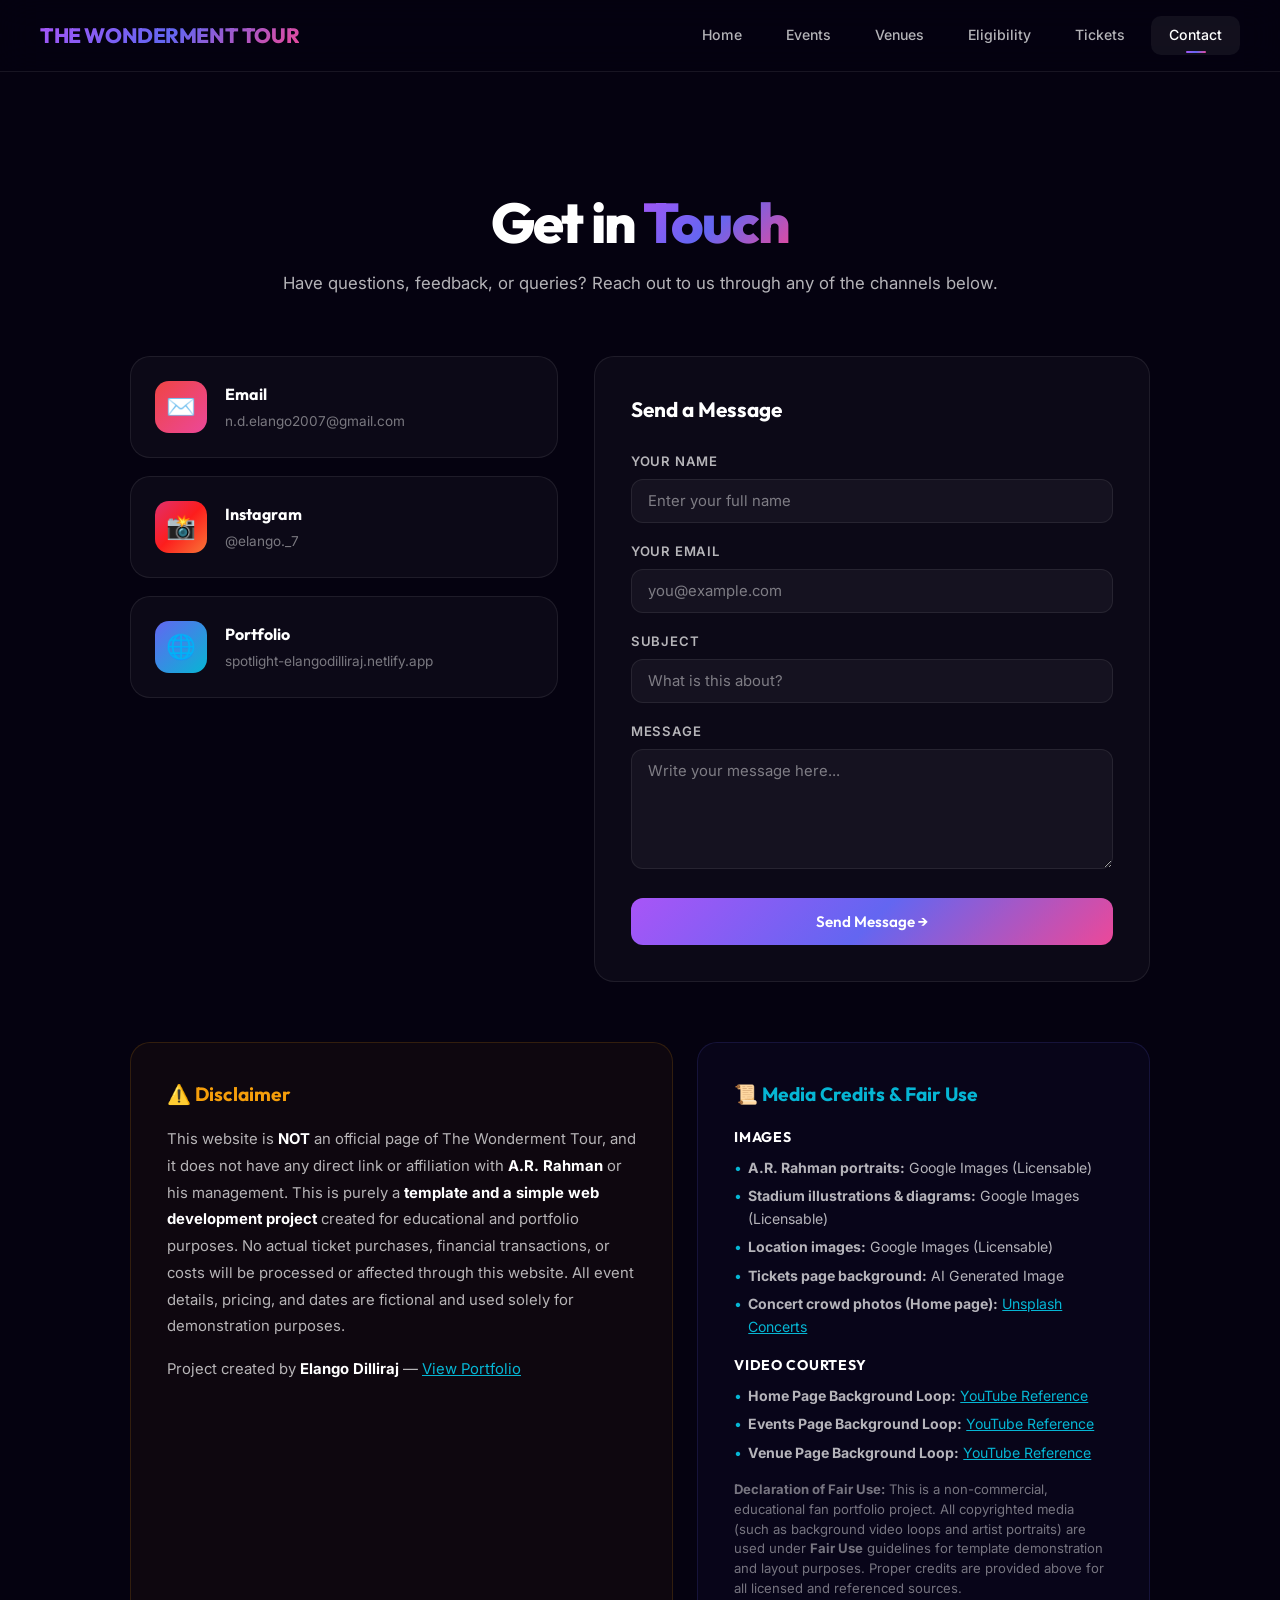
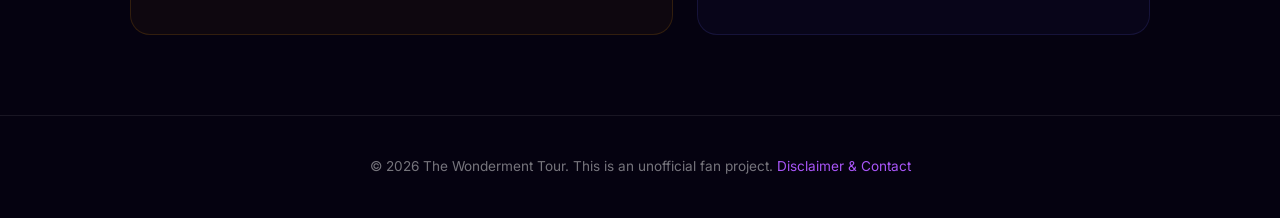
<file: contact.html>
<!DOCTYPE html>
<html lang="en">
<head>
  <meta charset="UTF-8">
  <meta name="viewport" content="width=device-width, initial-scale=1.0">
  <meta name="description" content="Contact and disclaimer page for The Wonderment Tour — an unofficial web development fan project.">
  <title>Contact | The Wonderment Tour</title>
  <link rel="icon" type="image/png" href="favicon.png">
  <link rel="apple-touch-icon" href="favicon.png">
  <link rel="stylesheet" href="styles.css">
  <style>
    .contact-hero {
      padding: 120px 40px 40px;
      text-align: center;
    }
    .contact-hero p {
      color: var(--text-secondary);
      font-size: 1.05rem;
      margin-top: 12px;
    }

    .contact-container {
      max-width: 1100px;
      margin: 0 auto;
      padding: 20px 40px 60px;
      display: grid;
      grid-template-columns: 1fr 1.3fr;
      gap: 36px;
      align-items: start;
    }

    /* ── Contact Cards (Left) ── */
    .contact-cards {
      display: flex;
      flex-direction: column;
      gap: 18px;
    }

    .contact-card {
      display: flex;
      align-items: center;
      gap: 18px;
      padding: 24px;
      border-radius: var(--card-radius);
      background: rgba(255,255,255,0.03);
      border: 1px solid var(--border-glass);
      transition: all 0.4s ease;
      text-decoration: none;
      color: var(--text-primary);
    }
    .contact-card:hover {
      border-color: var(--border-glow);
      box-shadow: var(--shadow-glow);
      transform: translateY(-3px);
    }

    .contact-card-icon {
      width: 52px;
      height: 52px;
      border-radius: 14px;
      display: flex;
      align-items: center;
      justify-content: center;
      font-size: 1.5rem;
      flex-shrink: 0;
    }
    .contact-card-icon.email { background: linear-gradient(135deg, #ef4444, #ec4899); }
    .contact-card-icon.insta { background: linear-gradient(135deg, #e1306c, #fd1d1d, #f77737); }
    .contact-card-icon.portfolio { background: linear-gradient(135deg, #6366f1, #06b6d4); }

    .contact-card-text h3 {
      font-family: var(--font-heading);
      font-size: 1rem;
      font-weight: 700;
      margin-bottom: 3px;
    }
    .contact-card-text p {
      color: var(--text-muted);
      font-size: 0.85rem;
    }

    /* ── Contact Form (Right) ── */
    .contact-form-card {
      padding: 36px;
      border-radius: var(--card-radius);
      background: rgba(255,255,255,0.03);
      border: 1px solid var(--border-glass);
    }
    .contact-form-card h2 {
      font-family: var(--font-heading);
      font-size: 1.3rem;
      font-weight: 700;
      margin-bottom: 24px;
    }

    .form-group {
      margin-bottom: 18px;
    }
    .form-group label {
      display: block;
      font-size: 0.82rem;
      font-weight: 600;
      color: var(--text-secondary);
      margin-bottom: 7px;
      text-transform: uppercase;
      letter-spacing: 0.06em;
    }
    .form-group input,
    .form-group textarea {
      width: 100%;
      padding: 12px 16px;
      background: rgba(255,255,255,0.04);
      border: 1px solid var(--border-glass);
      border-radius: 12px;
      color: var(--text-primary);
      font-family: var(--font-body);
      font-size: 0.93rem;
      transition: all 0.3s ease;
      outline: none;
    }
    .form-group input:focus,
    .form-group textarea:focus {
      border-color: var(--accent-purple);
      box-shadow: 0 0 16px rgba(168, 85, 247, 0.15);
      background: rgba(255,255,255,0.06);
    }
    .form-group textarea {
      min-height: 120px;
      resize: vertical;
    }
    .form-group input::placeholder,
    .form-group textarea::placeholder {
      color: var(--text-muted);
    }

    .form-submit {
      width: 100%;
      padding: 14px;
      margin-top: 4px;
    }

    /* ── Success Message ── */
    .form-success {
      display: none;
      padding: 20px;
      border-radius: 14px;
      background: rgba(16, 185, 129, 0.1);
      border: 1px solid rgba(16, 185, 129, 0.3);
      color: var(--accent-green);
      text-align: center;
      font-weight: 600;
      margin-top: 16px;
    }
    .form-success.visible {
      display: block;
      animation: fadeInUp 0.5s ease;
    }

    /* ── Disclaimer & Credits ── */
    .disclaimer-section {
      max-width: 1100px;
      margin: 0 auto;
      padding: 0 40px 80px;
      display: grid;
      grid-template-columns: 1.2fr 1fr;
      gap: 24px;
      align-items: stretch;
    }
    .disclaimer-box {
      padding: 36px;
      border-radius: var(--card-radius);
      background: rgba(245, 158, 11, 0.04);
      border: 1px solid rgba(245, 158, 11, 0.15);
    }
    .disclaimer-box h2 {
      font-family: var(--font-heading);
      font-size: 1.2rem;
      font-weight: 700;
      margin-bottom: 16px;
      display: flex;
      align-items: center;
      gap: 10px;
      color: var(--accent-gold);
    }
    .disclaimer-box p {
      color: var(--text-secondary);
      font-size: 0.93rem;
      line-height: 1.8;
    }
    .disclaimer-box p strong {
      color: var(--text-primary);
    }

    .credit-box {
      padding: 36px;
      border-radius: var(--card-radius);
      background: rgba(99, 102, 241, 0.04);
      border: 1px solid rgba(99, 102, 241, 0.15);
    }
    .credit-box h2 {
      font-family: var(--font-heading);
      font-size: 1.2rem;
      font-weight: 700;
      margin-bottom: 16px;
      display: flex;
      align-items: center;
      gap: 10px;
      color: var(--accent-cyan);
    }
    .credit-box h3 {
      font-family: var(--font-heading);
      font-size: 0.88rem;
      font-weight: 700;
      text-transform: uppercase;
      letter-spacing: 0.05em;
      color: var(--text-primary);
      margin-top: 16px;
      margin-bottom: 8px;
    }
    .credit-box h3:first-of-type {
      margin-top: 0;
    }
    .credit-box p, .credit-box ul {
      color: var(--text-secondary);
      font-size: 0.88rem;
      line-height: 1.6;
    }
    .credit-box ul {
      list-style: none;
      padding-left: 0;
    }
    .credit-box ul li {
      margin-bottom: 6px;
      position: relative;
      padding-left: 14px;
    }
    .credit-box ul li::before {
      content: '•';
      position: absolute;
      left: 0;
      color: var(--accent-cyan);
    }
    .credit-box a {
      color: var(--accent-cyan);
      text-decoration: underline;
    }
    .credit-box a:hover {
      color: var(--accent-purple);
    }

    @media (max-width: 800px) {
      .contact-hero { padding: 100px 20px 30px; }
      .contact-container {
        grid-template-columns: 1fr;
        padding: 10px 16px 40px;
      }
      .disclaimer-section {
        grid-template-columns: 1fr;
        padding: 0 16px 60px;
      }
    }
  </style>
</head>
<body>

  <!-- ═══ Navigation ═══ -->
  <nav class="navbar" id="main-nav">
    <a href="index.html" class="nav-logo">THE WONDERMENT TOUR</a>
    <button class="nav-toggle" id="nav-toggle" aria-label="Toggle navigation">
      <span></span><span></span><span></span>
    </button>
    <ul class="nav-links" id="nav-links">
      <li><a href="index.html">Home</a></li>
      <li><a href="events.html">Events</a></li>
      <li><a href="venue.html">Venues</a></li>
      <li><a href="eligibility.html">Eligibility</a></li>
      <li><a href="tickets.html">Tickets</a></li>
      <li><a href="contact.html" class="active">Contact</a></li>
    </ul>
  </nav>

  <div class="page-wrapper">
    <section class="contact-hero">
      <h1 class="section-title">Get in <span class="gradient-text">Touch</span></h1>
      <p>Have questions, feedback, or queries? Reach out to us through any of the channels below.</p>
    </section>

    <div class="contact-container">
      <!-- ═══ Left: Contact Cards ═══ -->
      <div class="contact-cards">
        <a href="mailto:n.d.elango2007@gmail.com" class="contact-card">
          <div class="contact-card-icon email">✉️</div>
          <div class="contact-card-text">
            <h3>Email</h3>
            <p>n.d.elango2007@gmail.com</p>
          </div>
        </a>

        <a href="https://www.instagram.com/elango._7/" target="_blank" rel="noopener noreferrer" class="contact-card">
          <div class="contact-card-icon insta">📸</div>
          <div class="contact-card-text">
            <h3>Instagram</h3>
            <p>@elango._7</p>
          </div>
        </a>

        <a href="https://spotlight-elangodilliraj.netlify.app/" target="_blank" rel="noopener noreferrer" class="contact-card">
          <div class="contact-card-icon portfolio">🌐</div>
          <div class="contact-card-text">
            <h3>Portfolio</h3>
            <p>spotlight-elangodilliraj.netlify.app</p>
          </div>
        </a>
      </div>

      <!-- ═══ Right: Contact Form ═══ -->
      <div class="contact-form-card">
        <h2>Send a Message</h2>
        <form id="contact-form">
          <div class="form-group">
            <label for="form-name">Your Name</label>
            <input type="text" id="form-name" placeholder="Enter your full name" required>
          </div>
          <div class="form-group">
            <label for="form-email">Your Email</label>
            <input type="email" id="form-email" placeholder="you@example.com" required>
          </div>
          <div class="form-group">
            <label for="form-subject">Subject</label>
            <input type="text" id="form-subject" placeholder="What is this about?" required>
          </div>
          <div class="form-group">
            <label for="form-message">Message</label>
            <textarea id="form-message" placeholder="Write your message here..." required></textarea>
          </div>
          <button type="submit" class="btn btn-primary form-submit">Send Message →</button>
        </form>
        <div class="form-success" id="form-success">
          ✅ Your email client has been opened with the message. Thank you!
        </div>
      </div>
    </div>

    <!-- ═══ Disclaimer & Credits ═══ -->
    <div class="disclaimer-section">
      <div class="disclaimer-box">
        <h2>⚠️ Disclaimer</h2>
        <p>
          This website is <strong>NOT</strong> an official page of The Wonderment Tour, and it does not have any 
          direct link or affiliation with <strong>A.R. Rahman</strong> or his management. This is purely a 
          <strong>template and a simple web development project</strong> created for educational and portfolio 
          purposes. No actual ticket purchases, financial transactions, or costs will be processed or affected 
          through this website. All event details, pricing, and dates are fictional and used solely for 
          demonstration purposes.
        </p>
        <p style="margin-top: 16px;">
          Project created by <strong>Elango Dilliraj</strong> — 
          <a href="https://spotlight-elangodilliraj.netlify.app/" target="_blank" rel="noopener noreferrer" style="color: var(--accent-cyan); text-decoration: underline;">
            View Portfolio
          </a>
        </p>
      </div>

      <div class="credit-box">
        <h2>📜 Media Credits & Fair Use</h2>
        <h3>Images</h3>
        <ul>
          <li><strong>A.R. Rahman portraits:</strong> Google Images (Licensable)</li>
          <li><strong>Stadium illustrations & diagrams:</strong> Google Images (Licensable)</li>
          <li><strong>Location images:</strong> Google Images (Licensable)</li>
          <li><strong>Tickets page background:</strong> AI Generated Image</li>
          <li><strong>Concert crowd photos (Home page):</strong> <a href="https://unsplash.com/s/photos/concert" target="_blank" rel="noopener noreferrer">Unsplash Concerts</a></li>
        </ul>
        <h3>Video Courtesy</h3>
        <ul>
          <li><strong>Home Page Background Loop:</strong> <a href="https://www.youtube.com/watch?v=n9CTdFia3Oo" target="_blank" rel="noopener noreferrer">YouTube Reference</a></li>
          <li><strong>Events Page Background Loop:</strong> <a href="https://www.youtube.com/watch?v=l0scUFVwzXM" target="_blank" rel="noopener noreferrer">YouTube Reference</a></li>
          <li><strong>Venue Page Background Loop:</strong> <a href="https://www.youtube.com/watch?v=4OsY3iR8G1k" target="_blank" rel="noopener noreferrer">YouTube Reference</a></li>
        </ul>
        <p style="margin-top: 16px; font-size: 0.82rem; line-height: 1.5; color: var(--text-muted);">
          <strong>Declaration of Fair Use:</strong> This is a non-commercial, educational fan portfolio project. All copyrighted media (such as background video loops and artist portraits) are used under <strong>Fair Use</strong> guidelines for template demonstration and layout purposes. Proper credits are provided above for all licensed and referenced sources.
        </p>
      </div>
    </div>
  </div>

  <!-- ═══ Footer ═══ -->
  <footer class="site-footer">
    <p>&copy; 2026 The Wonderment Tour. This is an unofficial fan project. 
      <a href="contact.html">Disclaimer &amp; Contact</a>
    </p>
  </footer>

  <script>
    // Mobile nav
    document.getElementById('nav-toggle').addEventListener('click', () => {
      document.getElementById('nav-links').classList.toggle('open');
    });
    window.addEventListener('scroll', () => {
      document.getElementById('main-nav').classList.toggle('scrolled', window.scrollY > 40);
    });

    // Contact form → mailto: handler
    document.getElementById('contact-form').addEventListener('submit', function(e) {
      e.preventDefault();
      const name = document.getElementById('form-name').value.trim();
      const email = document.getElementById('form-email').value.trim();
      const subject = document.getElementById('form-subject').value.trim();
      const message = document.getElementById('form-message').value.trim();

      const body = `Hi, my name is ${name} (${email}).\n\n${message}`;
      const mailtoUrl = `mailto:n.d.elango2007@gmail.com?subject=${encodeURIComponent(subject)}&body=${encodeURIComponent(body)}`;
      
      window.location.href = mailtoUrl;

      // Show success message
      document.getElementById('form-success').classList.add('visible');
      setTimeout(() => {
        document.getElementById('form-success').classList.remove('visible');
      }, 6000);
    });
  </script>
</body>
</html>
</file>
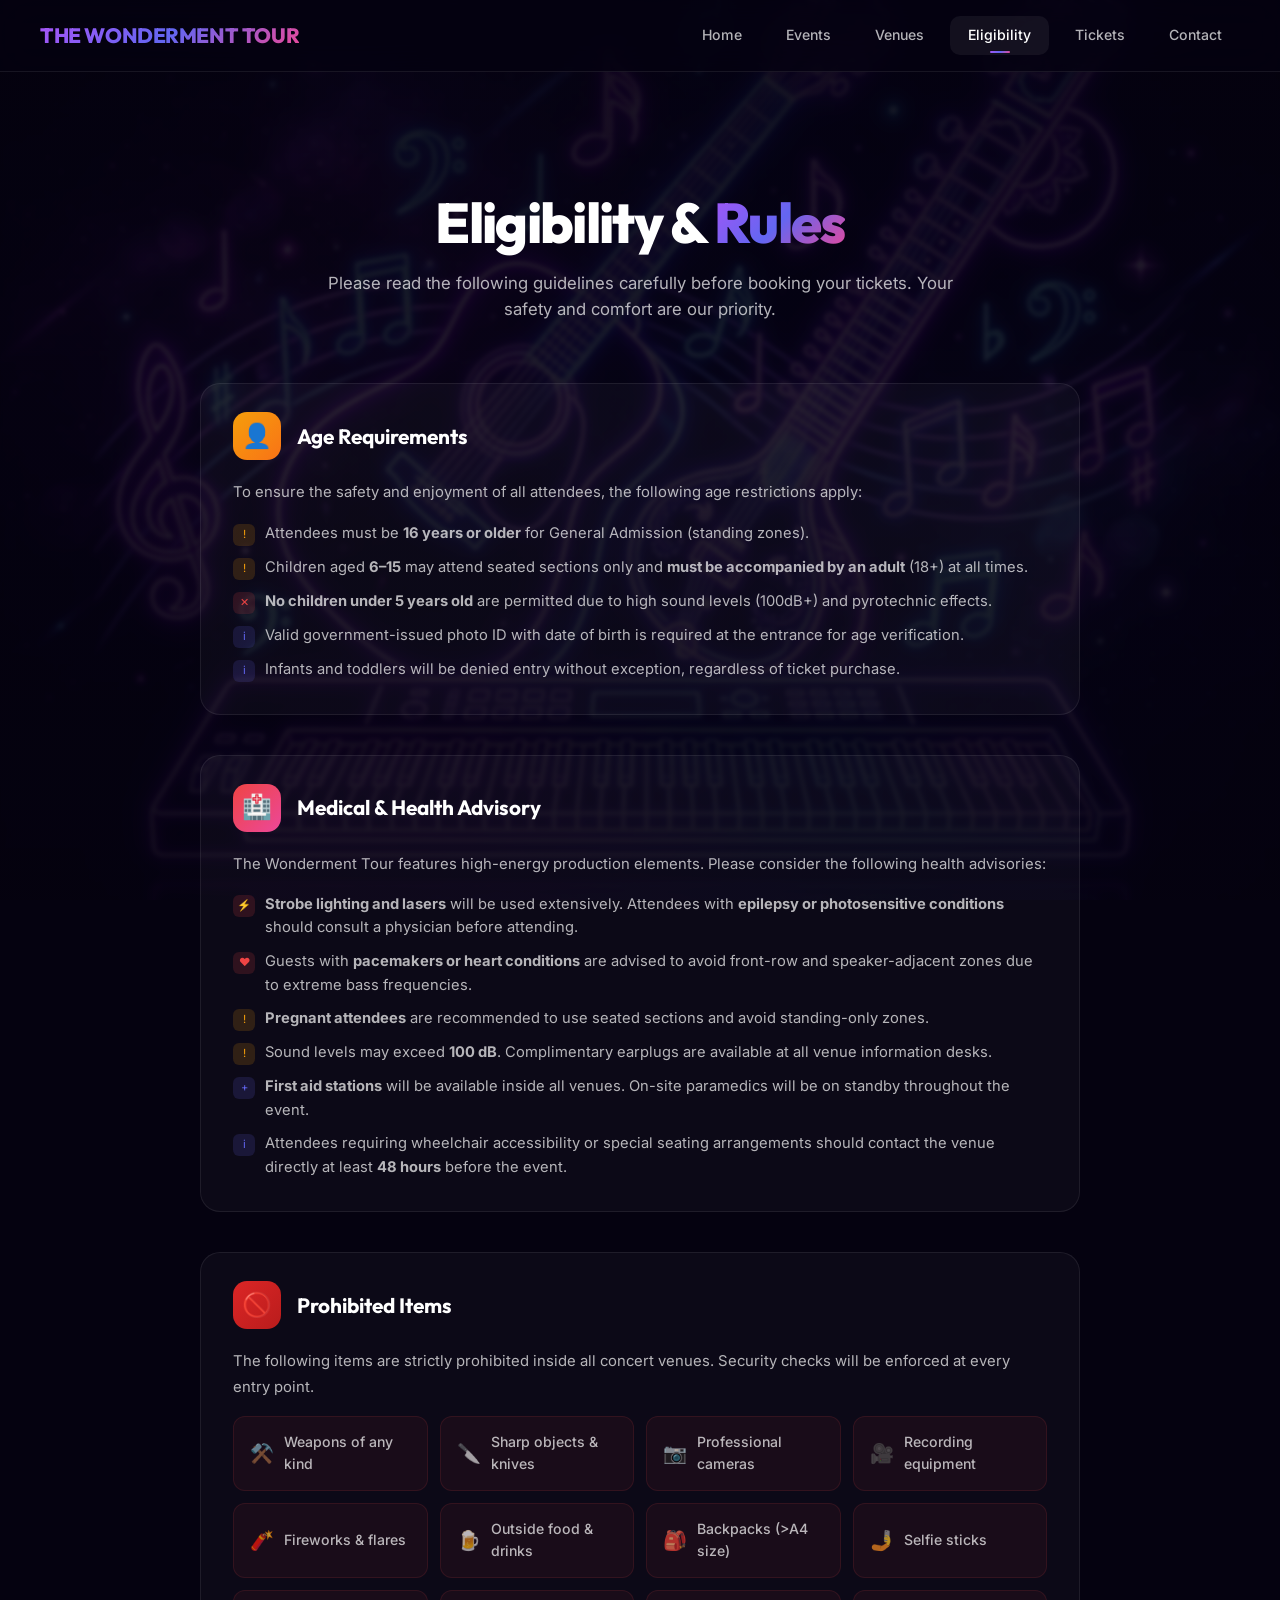
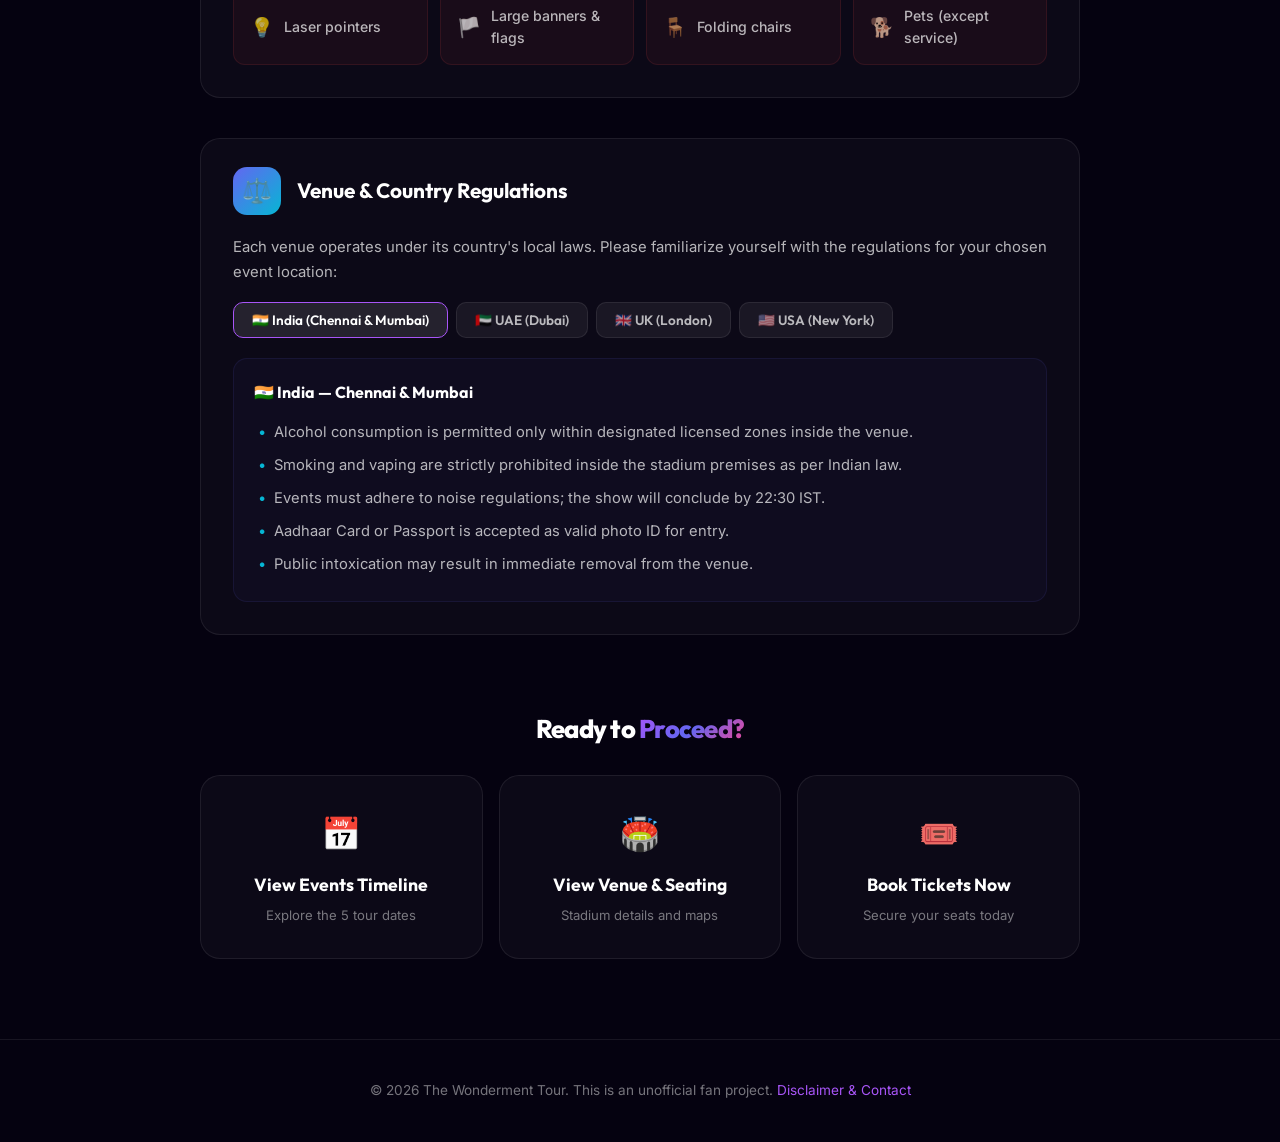
<file: eligibility.html>
<!DOCTYPE html>
<html lang="en">

<head>
  <meta charset="UTF-8">
  <meta name="viewport" content="width=device-width, initial-scale=1.0">
  <meta name="description"
    content="Eligibility requirements, prohibited items, and rules for attending The Wonderment Tour concerts.">
  <title>Eligibility & Rules | The Wonderment Tour</title>
  <link rel="icon" type="image/png" href="favicon.png">
  <link rel="apple-touch-icon" href="favicon.png">
  <link rel="stylesheet" href="styles.css">
  <style>
    /* ── Fixed Backdrop ── */
    .eligibility-backdrop {
      position: fixed;
      top: 0;
      left: 0;
      width: 100%;
      height: 100%;
      z-index: -2;
      overflow: hidden;
    }
    .eligibility-backdrop img {
      width: 100%;
      height: 100%;
      object-fit: cover;
      opacity: 0.6;
    }
    .eligibility-backdrop-overlay {
      position: fixed;
      top: 0;
      left: 0;
      width: 100%;
      height: 100%;
      z-index: -1;
      background: linear-gradient(
        180deg,
        rgba(5, 2, 16, 0.88) 0%,
        rgba(5, 2, 16, 0.80) 40%,
        rgba(5, 2, 16, 0.90) 100%
      );
      backdrop-filter: blur(2px);
    }

    .page-wrapper {
      position: relative;
      z-index: 2;
    }

    .elig-hero {
      padding: 120px 40px 40px;
      text-align: center;
    }

    .elig-hero p {
      color: var(--text-secondary);
      font-size: 1.05rem;
      margin-top: 12px;
      max-width: 640px;
      margin-left: auto;
      margin-right: auto;
    }

    .elig-container {
      max-width: 960px;
      margin: 0 auto;
      padding: 20px 40px 80px;
      display: flex;
      flex-direction: column;
      gap: 40px;
    }

    /* ── Rule Block ── */
    .rule-block {
      border-radius: var(--card-radius);
      background: rgba(255, 255, 255, 0.03);
      border: 1px solid var(--border-glass);
      overflow: hidden;
      transition: all 0.4s ease;
    }

    .rule-block:hover {
      border-color: var(--border-glow);
    }

    .rule-header {
      display: flex;
      align-items: center;
      gap: 16px;
      padding: 28px 32px 0;
    }

    .rule-icon {
      width: 48px;
      height: 48px;
      border-radius: 14px;
      display: flex;
      align-items: center;
      justify-content: center;
      font-size: 1.5rem;
      flex-shrink: 0;
    }

    .rule-icon.age {
      background: linear-gradient(135deg, #f59e0b, #f97316);
    }

    .rule-icon.health {
      background: linear-gradient(135deg, #ef4444, #ec4899);
    }

    .rule-icon.prohibited {
      background: linear-gradient(135deg, #dc2626, #b91c1c);
    }

    .rule-icon.laws {
      background: linear-gradient(135deg, #6366f1, #06b6d4);
    }

    .rule-header h2 {
      font-family: var(--font-heading);
      font-size: 1.3rem;
      font-weight: 700;
    }

    .rule-body {
      padding: 20px 32px 32px;
    }

    .rule-body p {
      color: var(--text-secondary);
      font-size: 0.93rem;
      line-height: 1.7;
      margin-bottom: 16px;
    }

    .rule-list {
      list-style: none;
      display: flex;
      flex-direction: column;
      gap: 10px;
    }

    .rule-list li {
      display: flex;
      align-items: flex-start;
      gap: 10px;
      color: var(--text-secondary);
      font-size: 0.92rem;
      line-height: 1.6;
    }

    .rule-list li .bullet {
      flex-shrink: 0;
      width: 22px;
      height: 22px;
      border-radius: 6px;
      display: flex;
      align-items: center;
      justify-content: center;
      font-size: 0.7rem;
      margin-top: 2px;
    }

    .rule-list li .rule-text {
      flex: 1;
    }

    .bullet-warn {
      background: rgba(245, 158, 11, 0.15);
      color: #f59e0b;
    }

    .bullet-danger {
      background: rgba(239, 68, 68, 0.15);
      color: #ef4444;
    }

    .bullet-info {
      background: rgba(99, 102, 241, 0.15);
      color: #6366f1;
    }

    /* ── Prohibited Items Grid ── */
    .prohibited-grid {
      display: grid;
      grid-template-columns: repeat(auto-fill, minmax(180px, 1fr));
      gap: 12px;
      margin-top: 8px;
    }

    .prohibited-item {
      display: flex;
      align-items: center;
      gap: 10px;
      padding: 14px 16px;
      background: rgba(239, 68, 68, 0.06);
      border: 1px solid rgba(239, 68, 68, 0.12);
      border-radius: 12px;
      color: var(--text-secondary);
      font-size: 0.88rem;
      font-weight: 500;
      transition: all 0.3s ease;
    }

    .prohibited-item:hover {
      background: rgba(239, 68, 68, 0.1);
      border-color: rgba(239, 68, 68, 0.25);
    }

    .prohibited-item span.icon {
      font-size: 1.2rem;
    }

    /* ── Country Rules Tabs ── */
    .country-tabs {
      display: flex;
      gap: 8px;
      flex-wrap: wrap;
      margin-bottom: 20px;
    }

    .country-tab {
      padding: 8px 18px;
      border-radius: 10px;
      background: var(--bg-glass);
      border: 1px solid var(--border-glass);
      color: var(--text-secondary);
      font-family: var(--font-heading);
      font-size: 0.85rem;
      font-weight: 600;
      cursor: pointer;
      transition: all 0.3s ease;
    }

    .country-tab.active,
    .country-tab:hover {
      background: var(--bg-glass-strong);
      border-color: var(--accent-purple);
      color: var(--text-primary);
    }

    .country-rule-panel {
      display: none;
      color: var(--text-secondary);
      font-size: 0.92rem;
      line-height: 1.7;
      padding: 20px;
      background: rgba(99, 102, 241, 0.04);
      border-radius: 14px;
      border: 1px solid rgba(99, 102, 241, 0.1);
    }

    .country-rule-panel.active {
      display: block;
    }

    .country-rule-panel h4 {
      font-family: var(--font-heading);
      font-weight: 700;
      color: var(--text-primary);
      margin-bottom: 10px;
      font-size: 1rem;
    }

    .country-rule-panel ul {
      list-style: none;
      padding: 0;
    }

    .country-rule-panel ul li {
      padding: 4px 0;
      padding-left: 20px;
      position: relative;
    }

    .country-rule-panel ul li::before {
      content: '•';
      position: absolute;
      left: 4px;
      color: var(--accent-cyan);
    }

    /* ── Bottom Navigation ── */
    .elig-nav {
      max-width: 960px;
      margin: 0 auto;
      padding: 0 40px 80px;
    }

    .elig-nav-grid {
      display: grid;
      grid-template-columns: repeat(auto-fit, minmax(220px, 1fr));
      gap: 16px;
    }

    .elig-nav-card {
      display: flex;
      flex-direction: column;
      align-items: center;
      justify-content: center;
      padding: 32px 20px;
      border-radius: var(--card-radius);
      background: rgba(255, 255, 255, 0.03);
      border: 1px solid var(--border-glass);
      text-align: center;
      transition: all 0.4s ease;
      text-decoration: none;
    }

    .elig-nav-card:hover {
      border-color: var(--border-glow);
      box-shadow: var(--shadow-glow);
      transform: translateY(-4px);
    }

    .elig-nav-card .nav-card-icon {
      font-size: 2rem;
      margin-bottom: 12px;
    }

    .elig-nav-card h3 {
      font-family: var(--font-heading);
      font-size: 1.1rem;
      font-weight: 700;
      margin-bottom: 6px;
    }

    .elig-nav-card p {
      color: var(--text-muted);
      font-size: 0.82rem;
    }

    @media (max-width: 700px) {
      .elig-hero {
        padding: 100px 20px 30px;
      }

      .elig-container,
      .elig-nav {
        padding-left: 16px;
        padding-right: 16px;
      }

      .rule-header,
      .rule-body {
        padding-left: 20px;
        padding-right: 20px;
      }

      .prohibited-grid {
        grid-template-columns: 1fr 1fr;
      }
    }
  </style>
</head>

<body>

  <!-- ═══ Fixed Backdrop ═══ -->
  <div class="eligibility-backdrop">
    <img src="home/neon_ar_rahman_bg.png" alt="Neon Musical Outline Background" aria-hidden="true">
  </div>
  <div class="eligibility-backdrop-overlay"></div>

  <!-- ═══ Navigation ═══ -->
  <nav class="navbar" id="main-nav">
    <a href="index.html" class="nav-logo">THE WONDERMENT TOUR</a>
    <button class="nav-toggle" id="nav-toggle" aria-label="Toggle navigation">
      <span></span><span></span><span></span>
    </button>
    <ul class="nav-links" id="nav-links">
      <li><a href="index.html">Home</a></li>
      <li><a href="events.html">Events</a></li>
      <li><a href="venue.html">Venues</a></li>
      <li><a href="eligibility.html" class="active">Eligibility</a></li>
      <li><a href="tickets.html">Tickets</a></li>
      <li><a href="contact.html">Contact</a></li>
    </ul>
  </nav>

  <div class="page-wrapper">
    <section class="elig-hero">
      <h1 class="section-title">Eligibility & <span class="gradient-text">Rules</span></h1>
      <p>Please read the following guidelines carefully before booking your tickets. Your safety and comfort are our
        priority.</p>
    </section>

    <div class="elig-container stagger-children">

      <!-- ═══ Age Requirements ═══ -->
      <div class="rule-block animate-fade-in-up">
        <div class="rule-header">
          <div class="rule-icon age">👤</div>
          <h2>Age Requirements</h2>
        </div>
        <div class="rule-body">
          <p>To ensure the safety and enjoyment of all attendees, the following age restrictions apply:</p>
          <ul class="rule-list">
            <li>
              <span class="bullet bullet-warn">!</span>
              <span class="rule-text">Attendees must be <strong>16 years or older</strong> for General Admission (standing zones).</span>
            </li>
            <li>
              <span class="bullet bullet-warn">!</span>
              <span class="rule-text">Children aged <strong>6–15</strong> may attend seated sections only and <strong>must be accompanied by an adult</strong> (18+) at all times.</span>
            </li>
            <li>
              <span class="bullet bullet-danger">✕</span>
              <span class="rule-text"><strong>No children under 5 years old</strong> are permitted due to high sound levels (100dB+) and pyrotechnic effects.</span>
            </li>
            <li>
              <span class="bullet bullet-info">i</span>
              <span class="rule-text">Valid government-issued photo ID with date of birth is required at the entrance for age verification.</span>
            </li>
            <li>
              <span class="bullet bullet-info">i</span>
              <span class="rule-text">Infants and toddlers will be denied entry without exception, regardless of ticket purchase.</span>
            </li>
          </ul>
        </div>
      </div>

      <!-- ═══ Medical & Health ═══ -->
      <div class="rule-block animate-fade-in-up">
        <div class="rule-header">
          <div class="rule-icon health">🏥</div>
          <h2>Medical & Health Advisory</h2>
        </div>
        <div class="rule-body">
          <p>The Wonderment Tour features high-energy production elements. Please consider the following health
            advisories:</p>
          <ul class="rule-list">
            <li>
              <span class="bullet bullet-danger">⚡</span>
              <span class="rule-text"><strong>Strobe lighting and lasers</strong> will be used extensively. Attendees with <strong>epilepsy or photosensitive conditions</strong> should consult a physician before attending.</span>
            </li>
            <li>
              <span class="bullet bullet-danger">♥</span>
              <span class="rule-text">Guests with <strong>pacemakers or heart conditions</strong> are advised to avoid front-row and speaker-adjacent zones due to extreme bass frequencies.</span>
            </li>
            <li>
              <span class="bullet bullet-warn">!</span>
              <span class="rule-text"><strong>Pregnant attendees</strong> are recommended to use seated sections and avoid standing-only zones.</span>
            </li>
            <li>
              <span class="bullet bullet-warn">!</span>
              <span class="rule-text">Sound levels may exceed <strong>100 dB</strong>. Complimentary earplugs are available at all venue information desks.</span>
            </li>
            <li>
              <span class="bullet bullet-info">+</span>
              <span class="rule-text"><strong>First aid stations</strong> will be available inside all venues. On-site paramedics will be on standby throughout the event.</span>
            </li>
            <li>
              <span class="bullet bullet-info">i</span>
              <span class="rule-text">Attendees requiring wheelchair accessibility or special seating arrangements should contact the venue directly at least <strong>48 hours</strong> before the event.</span>
            </li>
          </ul>
        </div>
      </div>

      <!-- ═══ Prohibited Items ═══ -->
      <div class="rule-block animate-fade-in-up">
        <div class="rule-header">
          <div class="rule-icon prohibited">🚫</div>
          <h2>Prohibited Items</h2>
        </div>
        <div class="rule-body">
          <p>The following items are strictly prohibited inside all concert venues. Security checks will be enforced at
            every entry point.</p>
          <div class="prohibited-grid">
            <div class="prohibited-item"><span class="icon">⚒️</span> Weapons of any kind</div>
            <div class="prohibited-item"><span class="icon">🔪</span> Sharp objects & knives</div>
            <div class="prohibited-item"><span class="icon">📷</span> Professional cameras</div>
            <div class="prohibited-item"><span class="icon">🎥</span> Recording equipment</div>
            <div class="prohibited-item"><span class="icon">🧨</span> Fireworks & flares</div>
            <div class="prohibited-item"><span class="icon">🍺</span> Outside food & drinks</div>
            <div class="prohibited-item"><span class="icon">🎒</span> Backpacks (>A4 size)</div>
            <div class="prohibited-item"><span class="icon">🤳</span> Selfie sticks</div>
            <div class="prohibited-item"><span class="icon">💡</span> Laser pointers</div>
            <div class="prohibited-item"><span class="icon">🏳️</span> Large banners & flags</div>
            <div class="prohibited-item"><span class="icon">🪑</span> Folding chairs</div>
            <div class="prohibited-item"><span class="icon">🐕</span> Pets (except service)</div>
          </div>
        </div>
      </div>

      <!-- ═══ Country & Venue Regulations ═══ -->
      <div class="rule-block animate-fade-in-up">
        <div class="rule-header">
          <div class="rule-icon laws">⚖️</div>
          <h2>Venue & Country Regulations</h2>
        </div>
        <div class="rule-body">
          <p>Each venue operates under its country's local laws. Please familiarize yourself with the regulations for
            your chosen event location:</p>
          <div class="country-tabs" id="country-tabs">
            <button class="country-tab active" data-panel="india">🇮🇳 India (Chennai & Mumbai)</button>
            <button class="country-tab" data-panel="uae">🇦🇪 UAE (Dubai)</button>
            <button class="country-tab" data-panel="uk">🇬🇧 UK (London)</button>
            <button class="country-tab" data-panel="usa">🇺🇸 USA (New York)</button>
          </div>

          <div class="country-rule-panel active" id="panel-india">
            <h4>🇮🇳 India — Chennai & Mumbai</h4>
            <ul>
              <li>Alcohol consumption is permitted only within designated licensed zones inside the venue.</li>
              <li>Smoking and vaping are strictly prohibited inside the stadium premises as per Indian law.</li>
              <li>Events must adhere to noise regulations; the show will conclude by 22:30 IST.</li>
              <li>Aadhaar Card or Passport is accepted as valid photo ID for entry.</li>
              <li>Public intoxication may result in immediate removal from the venue.</li>
            </ul>
          </div>
          <div class="country-rule-panel" id="panel-uae">
            <h4>🇦🇪 United Arab Emirates — Dubai</h4>
            <ul>
              <li>Alcohol is available only in designated licensed areas within Coca-Cola Arena.</li>
              <li>Modest dress code is recommended; offensive clothing or slogans are not permitted.</li>
              <li>Photography for personal use is allowed; commercial recording is prohibited.</li>
              <li>Attendees must carry their Emirates ID or Passport for security verification.</li>
              <li>Public displays of affection should be kept to a minimum in accordance with local customs.</li>
              <li>Narcotics and controlled substances carry severe legal penalties under UAE law.</li>
            </ul>
          </div>
          <div class="country-rule-panel" id="panel-uk">
            <h4>🇬🇧 United Kingdom — London</h4>
            <ul>
              <li>The O2 Arena is a smoke-free venue. Smoking is only permitted in designated outdoor areas.</li>
              <li>Challenge 25 policy: anyone appearing under 25 will be asked for ID when purchasing alcohol.</li>
              <li>Anti-social behavior, including standing on seats, may result in ejection without refund.</li>
              <li>Bag searches are conducted at entry. Only small bags (A4 size or smaller) are allowed.</li>
              <li>UK driving licence or Passport is accepted for age verification.</li>
            </ul>
          </div>
          <div class="country-rule-panel" id="panel-usa">
            <h4>🇺🇸 United States — New York</h4>
            <ul>
              <li>Legal drinking age is 21. Valid state-issued ID or Passport is required for alcohol purchases.</li>
              <li>Madison Square Garden is a smoke-free facility. No smoking, vaping, or e-cigarettes inside.</li>
              <li>All attendees are subject to security screening, including metal detectors and bag inspections.</li>
              <li>Re-entry is not permitted. Once you leave the venue, your ticket is void.</li>
              <li>ADA-compliant accessible seating is available; contact the box office for accommodations.</li>
            </ul>
          </div>
        </div>
      </div>
    </div>

    <!-- ═══ Bottom Navigation Buttons ═══ -->
    <div class="elig-nav">
      <div class="section-header" style="margin-bottom: 32px;">
        <h2 class="section-title" style="font-size:1.6rem;">Ready to <span class="gradient-text">Proceed?</span></h2>
      </div>
      <div class="elig-nav-grid">
        <a href="events.html" class="elig-nav-card">
          <div class="nav-card-icon">📅</div>
          <h3>View Events Timeline</h3>
          <p>Explore the 5 tour dates</p>
        </a>
        <a href="venue.html" class="elig-nav-card">
          <div class="nav-card-icon">🏟️</div>
          <h3>View Venue & Seating</h3>
          <p>Stadium details and maps</p>
        </a>
        <a href="tickets.html" class="elig-nav-card">
          <div class="nav-card-icon">🎟️</div>
          <h3>Book Tickets Now</h3>
          <p>Secure your seats today</p>
        </a>
      </div>
    </div>
  </div>

  <!-- ═══ Footer ═══ -->
  <footer class="site-footer">
    <p>&copy; 2026 The Wonderment Tour. This is an unofficial fan project.
      <a href="contact.html">Disclaimer &amp; Contact</a>
    </p>
  </footer>

  <script>
    // Mobile nav
    document.getElementById('nav-toggle').addEventListener('click', () => {
      document.getElementById('nav-links').classList.toggle('open');
    });
    window.addEventListener('scroll', () => {
      document.getElementById('main-nav').classList.toggle('scrolled', window.scrollY > 40);
    });

    // Country regulation tabs
    document.querySelectorAll('.country-tab').forEach(tab => {
      tab.addEventListener('click', () => {
        document.querySelectorAll('.country-tab').forEach(t => t.classList.remove('active'));
        document.querySelectorAll('.country-rule-panel').forEach(p => p.classList.remove('active'));
        tab.classList.add('active');
        document.getElementById('panel-' + tab.dataset.panel).classList.add('active');
      });
    });

    // Scroll animations
    const observer = new IntersectionObserver((entries) => {
      entries.forEach(entry => {
        if (entry.isIntersecting) {
          entry.target.style.opacity = '1';
          entry.target.style.transform = 'translateY(0)';
        }
      });
    }, { threshold: 0.05 });
    document.querySelectorAll('.animate-fade-in-up').forEach(el => {
      el.style.opacity = '0';
      el.style.transform = 'translateY(30px)';
      el.style.transition = 'opacity 0.7s ease, transform 0.7s ease';
      observer.observe(el);
    });
  </script>
</body>

</html>
</file>
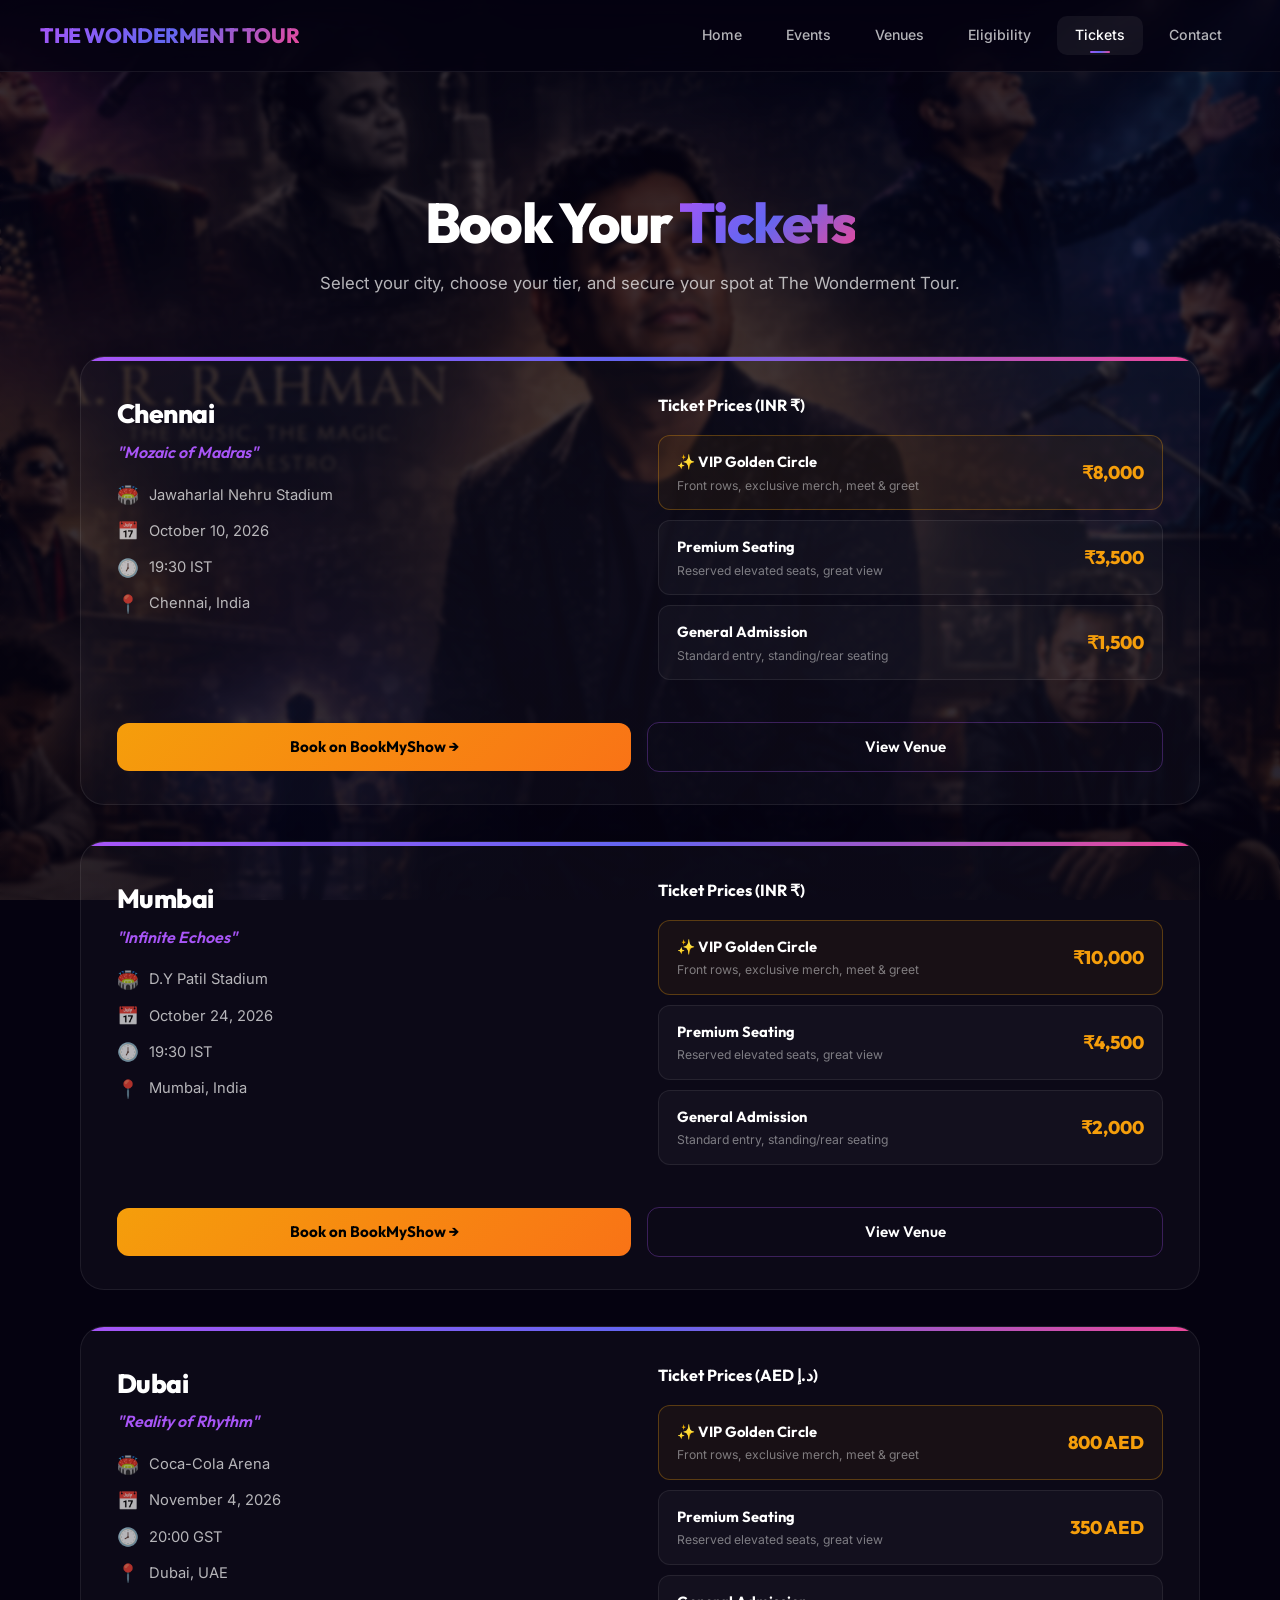
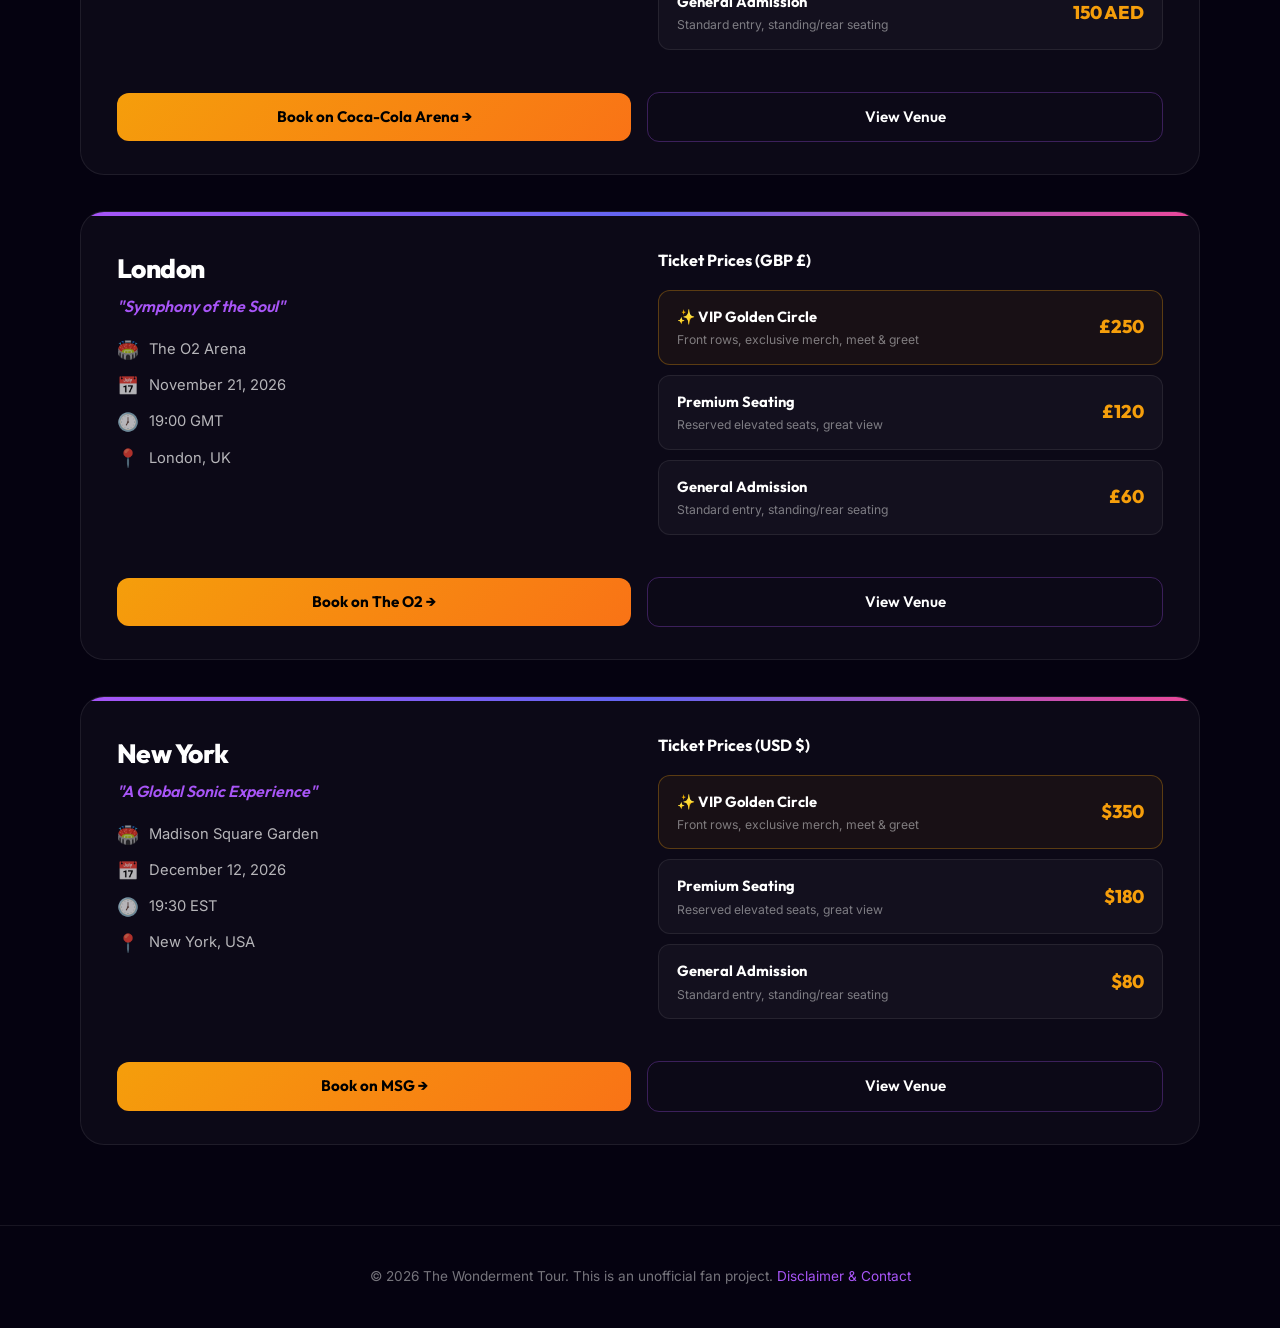
<file: tickets.html>
<!DOCTYPE html>
<html lang="en">
<head>
  <meta charset="UTF-8">
  <meta name="viewport" content="width=device-width, initial-scale=1.0">
  <meta name="description" content="Book tickets for The Wonderment Tour — A.R. Rahman Live across Chennai, Mumbai, Dubai, London, and New York in 2026.">
  <title>Tickets | The Wonderment Tour</title>
  <link rel="icon" type="image/png" href="favicon.png">
  <link rel="apple-touch-icon" href="favicon.png">
  <link rel="stylesheet" href="styles.css">
  <style>
    /* ── Fixed Backdrop ── */
    .tickets-backdrop {
      position: fixed;
      top: 0;
      left: 0;
      width: 100%;
      height: 100%;
      z-index: -2;
      overflow: hidden;
    }
    .tickets-backdrop img {
      width: 100%;
      height: 100%;
      object-fit: cover;
      object-position: center 30%;
    }
    .tickets-backdrop-overlay {
      position: fixed;
      top: 0;
      left: 0;
      width: 100%;
      height: 100%;
      z-index: -1;
      background: linear-gradient(
        180deg,
        rgba(5, 2, 16, 0.82) 0%,
        rgba(5, 2, 16, 0.75) 30%,
        rgba(5, 2, 16, 0.85) 100%
      );
      backdrop-filter: blur(2px);
    }

    .tickets-hero {
      padding: 120px 40px 40px;
      text-align: center;
      position: relative;
      z-index: 1;
    }
    .tickets-hero p {
      color: var(--text-secondary);
      font-size: 1.05rem;
      margin-top: 12px;
    }

    .tickets-container {
      max-width: 1200px;
      margin: 0 auto;
      padding: 20px 40px 80px;
      display: flex;
      flex-direction: column;
      gap: 36px;
      position: relative;
      z-index: 1;
    }

    /* ── Ticket Card ── */
    .ticket-card {
      border-radius: 24px;
      background: rgba(255,255,255,0.03);
      border: 1px solid var(--border-glass);
      overflow: hidden;
      position: relative;
      transition: all 0.4s ease;
    }
    .ticket-card:hover {
      border-color: var(--border-glow);
      box-shadow: 0 8px 48px rgba(168, 85, 247, 0.15);
    }
    .ticket-card.highlight {
      border-color: var(--accent-gold);
      box-shadow: 0 0 40px rgba(245, 158, 11, 0.2);
    }

    /* Accent top bar */
    .ticket-accent {
      height: 4px;
      background: var(--gradient-primary);
    }

    .ticket-body {
      padding: 32px 36px;
      display: grid;
      grid-template-columns: 1fr 1fr;
      gap: 36px;
      align-items: start;
    }

    /* Left side: Event details */
    .ticket-info h2 {
      font-family: var(--font-heading);
      font-size: 1.65rem;
      font-weight: 800;
      letter-spacing: -0.02em;
      margin-bottom: 4px;
    }
    .ticket-event-name {
      font-family: var(--font-heading);
      font-size: 1rem;
      font-weight: 600;
      color: var(--accent-purple);
      font-style: italic;
      margin-bottom: 16px;
    }
    .ticket-detail-list {
      list-style: none;
      display: flex;
      flex-direction: column;
      gap: 8px;
      margin-bottom: 20px;
    }
    .ticket-detail-list li {
      display: flex;
      align-items: center;
      gap: 10px;
      color: var(--text-secondary);
      font-size: 0.92rem;
    }
    .ticket-detail-list li span.detail-icon {
      font-size: 1.1rem;
      width: 22px;
      text-align: center;
    }

    /* Right side: Pricing */
    .ticket-pricing h3 {
      font-family: var(--font-heading);
      font-weight: 700;
      font-size: 1rem;
      margin-bottom: 16px;
      color: var(--text-primary);
    }

    .price-tier {
      display: flex;
      align-items: center;
      justify-content: space-between;
      padding: 14px 18px;
      border-radius: 12px;
      background: rgba(255,255,255,0.03);
      border: 1px solid var(--border-glass);
      margin-bottom: 10px;
      transition: all 0.3s ease;
    }
    .price-tier:hover {
      background: rgba(255,255,255,0.06);
      border-color: var(--border-glow);
    }
    .price-tier-left {
      display: flex;
      flex-direction: column;
    }
    .price-tier-name {
      font-family: var(--font-heading);
      font-weight: 700;
      font-size: 0.92rem;
    }
    .price-tier-desc {
      font-size: 0.76rem;
      color: var(--text-muted);
      margin-top: 2px;
    }
    .price-tier-amount {
      font-family: var(--font-heading);
      font-weight: 800;
      font-size: 1.15rem;
      color: var(--accent-gold);
    }

    .price-tier.vip {
      border-color: rgba(245, 158, 11, 0.3);
      background: rgba(245, 158, 11, 0.05);
    }

    /* Book button */
    .ticket-cta {
      padding: 0 36px 32px;
      display: flex;
      align-items: center;
      gap: 16px;
      flex-wrap: wrap;
    }
    .ticket-cta .btn {
      flex: 1;
      min-width: 200px;
      text-align: center;
      justify-content: center;
    }

    @media (max-width: 800px) {
      .tickets-hero { padding: 100px 20px 30px; }
      .tickets-container { padding: 10px 16px 60px; }
      .ticket-body {
        grid-template-columns: 1fr;
        padding: 24px 20px;
        gap: 24px;
      }
      .ticket-cta { padding: 0 20px 24px; }
    }
  </style>
</head>
<body>

  <!-- ═══ Fixed Backdrop ═══ -->
  <div class="tickets-backdrop">
    <img src="ticketsphoto.png" alt="" aria-hidden="true">
  </div>
  <div class="tickets-backdrop-overlay"></div>

  <!-- ═══ Navigation ═══ -->
  <nav class="navbar" id="main-nav">
    <a href="index.html" class="nav-logo">THE WONDERMENT TOUR</a>
    <button class="nav-toggle" id="nav-toggle" aria-label="Toggle navigation">
      <span></span><span></span><span></span>
    </button>
    <ul class="nav-links" id="nav-links">
      <li><a href="index.html">Home</a></li>
      <li><a href="events.html">Events</a></li>
      <li><a href="venue.html">Venues</a></li>
      <li><a href="eligibility.html">Eligibility</a></li>
      <li><a href="tickets.html" class="active">Tickets</a></li>
      <li><a href="contact.html">Contact</a></li>
    </ul>
  </nav>

  <div class="page-wrapper">
    <section class="tickets-hero">
      <h1 class="section-title">Book Your <span class="gradient-text">Tickets</span></h1>
      <p>Select your city, choose your tier, and secure your spot at The Wonderment Tour.</p>
    </section>

    <div class="tickets-container stagger-children">

      <!-- ═══ 1. CHENNAI ═══ -->
      <div class="ticket-card animate-fade-in-up" id="ticket-Chennai">
        <div class="ticket-accent"></div>
        <div class="ticket-body">
          <div class="ticket-info">
            <h2>Chennai</h2>
            <div class="ticket-event-name">"Mozaic of Madras"</div>
            <ul class="ticket-detail-list">
              <li><span class="detail-icon">🏟️</span> Jawaharlal Nehru Stadium</li>
              <li><span class="detail-icon">📅</span> October 10, 2026</li>
              <li><span class="detail-icon">🕖</span> 19:30 IST</li>
              <li><span class="detail-icon">📍</span> Chennai, India</li>
            </ul>
          </div>
          <div class="ticket-pricing">
            <h3>Ticket Prices (INR ₹)</h3>
            <div class="price-tier vip">
              <div class="price-tier-left">
                <span class="price-tier-name">✨ VIP Golden Circle</span>
                <span class="price-tier-desc">Front rows, exclusive merch, meet & greet</span>
              </div>
              <span class="price-tier-amount">₹8,000</span>
            </div>
            <div class="price-tier">
              <div class="price-tier-left">
                <span class="price-tier-name">Premium Seating</span>
                <span class="price-tier-desc">Reserved elevated seats, great view</span>
              </div>
              <span class="price-tier-amount">₹3,500</span>
            </div>
            <div class="price-tier">
              <div class="price-tier-left">
                <span class="price-tier-name">General Admission</span>
                <span class="price-tier-desc">Standard entry, standing/rear seating</span>
              </div>
              <span class="price-tier-amount">₹1,500</span>
            </div>
          </div>
        </div>
        <div class="ticket-cta">
          <a href="https://in.bookmyshow.com/explore/events-chennai?cat=CT" target="_blank" rel="noopener noreferrer" class="btn btn-gold">Book on BookMyShow →</a>
          <a href="venue.html#chennai" class="btn btn-outline">View Venue</a>
        </div>
      </div>

      <!-- ═══ 2. MUMBAI ═══ -->
      <div class="ticket-card animate-fade-in-up" id="ticket-Mumbai">
        <div class="ticket-accent"></div>
        <div class="ticket-body">
          <div class="ticket-info">
            <h2>Mumbai</h2>
            <div class="ticket-event-name">"Infinite Echoes"</div>
            <ul class="ticket-detail-list">
              <li><span class="detail-icon">🏟️</span> D.Y Patil Stadium</li>
              <li><span class="detail-icon">📅</span> October 24, 2026</li>
              <li><span class="detail-icon">🕖</span> 19:30 IST</li>
              <li><span class="detail-icon">📍</span> Mumbai, India</li>
            </ul>
          </div>
          <div class="ticket-pricing">
            <h3>Ticket Prices (INR ₹)</h3>
            <div class="price-tier vip">
              <div class="price-tier-left">
                <span class="price-tier-name">✨ VIP Golden Circle</span>
                <span class="price-tier-desc">Front rows, exclusive merch, meet & greet</span>
              </div>
              <span class="price-tier-amount">₹10,000</span>
            </div>
            <div class="price-tier">
              <div class="price-tier-left">
                <span class="price-tier-name">Premium Seating</span>
                <span class="price-tier-desc">Reserved elevated seats, great view</span>
              </div>
              <span class="price-tier-amount">₹4,500</span>
            </div>
            <div class="price-tier">
              <div class="price-tier-left">
                <span class="price-tier-name">General Admission</span>
                <span class="price-tier-desc">Standard entry, standing/rear seating</span>
              </div>
              <span class="price-tier-amount">₹2,000</span>
            </div>
          </div>
        </div>
        <div class="ticket-cta">
          <a href="https://in.bookmyshow.com/explore/events-mumbai?cat=CT" target="_blank" rel="noopener noreferrer" class="btn btn-gold">Book on BookMyShow →</a>
          <a href="venue.html#mumbai" class="btn btn-outline">View Venue</a>
        </div>
      </div>

      <!-- ═══ 3. DUBAI ═══ -->
      <div class="ticket-card animate-fade-in-up" id="ticket-Dubai">
        <div class="ticket-accent"></div>
        <div class="ticket-body">
          <div class="ticket-info">
            <h2>Dubai</h2>
            <div class="ticket-event-name">"Reality of Rhythm"</div>
            <ul class="ticket-detail-list">
              <li><span class="detail-icon">🏟️</span> Coca-Cola Arena</li>
              <li><span class="detail-icon">📅</span> November 4, 2026</li>
              <li><span class="detail-icon">🕗</span> 20:00 GST</li>
              <li><span class="detail-icon">📍</span> Dubai, UAE</li>
            </ul>
          </div>
          <div class="ticket-pricing">
            <h3>Ticket Prices (AED د.إ)</h3>
            <div class="price-tier vip">
              <div class="price-tier-left">
                <span class="price-tier-name">✨ VIP Golden Circle</span>
                <span class="price-tier-desc">Front rows, exclusive merch, meet & greet</span>
              </div>
              <span class="price-tier-amount">800 AED</span>
            </div>
            <div class="price-tier">
              <div class="price-tier-left">
                <span class="price-tier-name">Premium Seating</span>
                <span class="price-tier-desc">Reserved elevated seats, great view</span>
              </div>
              <span class="price-tier-amount">350 AED</span>
            </div>
            <div class="price-tier">
              <div class="price-tier-left">
                <span class="price-tier-name">General Admission</span>
                <span class="price-tier-desc">Standard entry, standing/rear seating</span>
              </div>
              <span class="price-tier-amount">150 AED</span>
            </div>
          </div>
        </div>
        <div class="ticket-cta">
          <a href="https://coca-cola-arena.com/" target="_blank" rel="noopener noreferrer" class="btn btn-gold">Book on Coca-Cola Arena →</a>
          <a href="venue.html#dubai" class="btn btn-outline">View Venue</a>
        </div>
      </div>

      <!-- ═══ 4. LONDON ═══ -->
      <div class="ticket-card animate-fade-in-up" id="ticket-London">
        <div class="ticket-accent"></div>
        <div class="ticket-body">
          <div class="ticket-info">
            <h2>London</h2>
            <div class="ticket-event-name">"Symphony of the Soul"</div>
            <ul class="ticket-detail-list">
              <li><span class="detail-icon">🏟️</span> The O2 Arena</li>
              <li><span class="detail-icon">📅</span> November 21, 2026</li>
              <li><span class="detail-icon">🕖</span> 19:00 GMT</li>
              <li><span class="detail-icon">📍</span> London, UK</li>
            </ul>
          </div>
          <div class="ticket-pricing">
            <h3>Ticket Prices (GBP £)</h3>
            <div class="price-tier vip">
              <div class="price-tier-left">
                <span class="price-tier-name">✨ VIP Golden Circle</span>
                <span class="price-tier-desc">Front rows, exclusive merch, meet & greet</span>
              </div>
              <span class="price-tier-amount">£250</span>
            </div>
            <div class="price-tier">
              <div class="price-tier-left">
                <span class="price-tier-name">Premium Seating</span>
                <span class="price-tier-desc">Reserved elevated seats, great view</span>
              </div>
              <span class="price-tier-amount">£120</span>
            </div>
            <div class="price-tier">
              <div class="price-tier-left">
                <span class="price-tier-name">General Admission</span>
                <span class="price-tier-desc">Standard entry, standing/rear seating</span>
              </div>
              <span class="price-tier-amount">£60</span>
            </div>
          </div>
        </div>
        <div class="ticket-cta">
          <a href="https://www.theo2.co.uk" target="_blank" rel="noopener noreferrer" class="btn btn-gold">Book on The O2 →</a>
          <a href="venue.html#london" class="btn btn-outline">View Venue</a>
        </div>
      </div>

      <!-- ═══ 5. NEW YORK ═══ -->
      <div class="ticket-card animate-fade-in-up" id="ticket-NewYork">
        <div class="ticket-accent"></div>
        <div class="ticket-body">
          <div class="ticket-info">
            <h2>New York</h2>
            <div class="ticket-event-name">"A Global Sonic Experience"</div>
            <ul class="ticket-detail-list">
              <li><span class="detail-icon">🏟️</span> Madison Square Garden</li>
              <li><span class="detail-icon">📅</span> December 12, 2026</li>
              <li><span class="detail-icon">🕖</span> 19:30 EST</li>
              <li><span class="detail-icon">📍</span> New York, USA</li>
            </ul>
          </div>
          <div class="ticket-pricing">
            <h3>Ticket Prices (USD $)</h3>
            <div class="price-tier vip">
              <div class="price-tier-left">
                <span class="price-tier-name">✨ VIP Golden Circle</span>
                <span class="price-tier-desc">Front rows, exclusive merch, meet & greet</span>
              </div>
              <span class="price-tier-amount">$350</span>
            </div>
            <div class="price-tier">
              <div class="price-tier-left">
                <span class="price-tier-name">Premium Seating</span>
                <span class="price-tier-desc">Reserved elevated seats, great view</span>
              </div>
              <span class="price-tier-amount">$180</span>
            </div>
            <div class="price-tier">
              <div class="price-tier-left">
                <span class="price-tier-name">General Admission</span>
                <span class="price-tier-desc">Standard entry, standing/rear seating</span>
              </div>
              <span class="price-tier-amount">$80</span>
            </div>
          </div>
        </div>
        <div class="ticket-cta">
          <a href="https://www.msg.com/madison-square-garden" target="_blank" rel="noopener noreferrer" class="btn btn-gold">Book on MSG →</a>
          <a href="venue.html#newyork" class="btn btn-outline">View Venue</a>
        </div>
      </div>

    </div>
  </div>

  <!-- ═══ Footer ═══ -->
  <footer class="site-footer">
    <p>&copy; 2026 The Wonderment Tour. This is an unofficial fan project. 
      <a href="contact.html">Disclaimer &amp; Contact</a>
    </p>
  </footer>

  <script>
    // Mobile nav
    document.getElementById('nav-toggle').addEventListener('click', () => {
      document.getElementById('nav-links').classList.toggle('open');
    });
    window.addEventListener('scroll', () => {
      document.getElementById('main-nav').classList.toggle('scrolled', window.scrollY > 40);
    });

    // Highlight and scroll to event from URL parameter
    const params = new URLSearchParams(window.location.search);
    const eventParam = params.get('event');
    if (eventParam) {
      const target = document.getElementById('ticket-' + eventParam);
      if (target) {
        target.classList.add('highlight');
        setTimeout(() => {
          target.scrollIntoView({ behavior: 'smooth', block: 'center' });
        }, 400);
      }
    }

    // Scroll animations
    const observer = new IntersectionObserver((entries) => {
      entries.forEach(entry => {
        if (entry.isIntersecting) {
          entry.target.style.opacity = '1';
          entry.target.style.transform = 'translateY(0)';
        }
      });
    }, { threshold: 0.05 });
    document.querySelectorAll('.animate-fade-in-up').forEach(el => {
      el.style.opacity = '0';
      el.style.transform = 'translateY(30px)';
      el.style.transition = 'opacity 0.7s ease, transform 0.7s ease';
      observer.observe(el);
    });
  </script>
</body>
</html>
</file>
<file: styles.css>
/* ═══════════════════════════════════════════════════════
   THE WONDERMENT TOUR — Global Design System
   ═══════════════════════════════════════════════════════ */

@import url('https://fonts.googleapis.com/css2?family=Outfit:wght@300;400;500;600;700;800;900&family=Inter:wght@300;400;500;600;700&display=swap');

/* ── CSS Custom Properties (Design Tokens) ── */
:root {
  /* Colors */
  --bg-primary: #050210;
  --bg-secondary: #0a0520;
  --bg-card: rgba(255, 255, 255, 0.04);
  --bg-card-hover: rgba(255, 255, 255, 0.08);
  --bg-glass: rgba(255, 255, 255, 0.06);
  --bg-glass-strong: rgba(255, 255, 255, 0.1);

  --text-primary: #ffffff;
  --text-secondary: rgba(255, 255, 255, 0.7);
  --text-muted: rgba(255, 255, 255, 0.45);

  --accent-purple: #a855f7;
  --accent-blue: #6366f1;
  --accent-pink: #ec4899;
  --accent-gold: #f59e0b;
  --accent-cyan: #06b6d4;
  --accent-green: #10b981;

  --gradient-primary: linear-gradient(135deg, #a855f7, #6366f1, #ec4899);
  --gradient-gold: linear-gradient(135deg, #f59e0b, #f97316);
  --gradient-cyan: linear-gradient(135deg, #06b6d4, #6366f1);
  --gradient-warm: linear-gradient(135deg, #ec4899, #f59e0b);

  --border-glass: rgba(255, 255, 255, 0.08);
  --border-glow: rgba(168, 85, 247, 0.3);

  --shadow-glow: 0 0 40px rgba(168, 85, 247, 0.15);
  --shadow-card: 0 8px 32px rgba(0, 0, 0, 0.4);

  /* Typography */
  --font-heading: 'Outfit', sans-serif;
  --font-body: 'Inter', sans-serif;

  /* Spacing */
  --nav-height: 72px;
  --section-padding: 80px;
  --card-radius: 20px;
  --card-radius-lg: 28px;
}

/* ── Reset & Base ── */
*, *::before, *::after {
  margin: 0;
  padding: 0;
  box-sizing: border-box;
}

html {
  scroll-behavior: smooth;
  -webkit-font-smoothing: antialiased;
  -moz-osx-font-smoothing: grayscale;
}

body {
  font-family: var(--font-body);
  background: var(--bg-primary);
  color: var(--text-primary);
  line-height: 1.6;
  min-height: 100vh;
  overflow-x: hidden;
}

a {
  color: inherit;
  text-decoration: none;
}

img {
  max-width: 100%;
  display: block;
}

/* ── Custom Scrollbar ── */
::-webkit-scrollbar {
  width: 8px;
  height: 8px;
}
::-webkit-scrollbar-track {
  background: var(--bg-secondary);
}
::-webkit-scrollbar-thumb {
  background: linear-gradient(180deg, var(--accent-purple), var(--accent-blue));
  border-radius: 10px;
}
::-webkit-scrollbar-thumb:hover {
  background: var(--accent-pink);
}

/* ── Navigation ── */
.navbar {
  position: fixed;
  top: 0;
  left: 0;
  right: 0;
  z-index: 1000;
  height: var(--nav-height);
  display: flex;
  align-items: center;
  justify-content: space-between;
  padding: 0 40px;
  background: rgba(5, 2, 16, 0.75);
  backdrop-filter: blur(20px);
  -webkit-backdrop-filter: blur(20px);
  border-bottom: 1px solid var(--border-glass);
  transition: background 0.3s ease;
}

.navbar.scrolled {
  background: rgba(5, 2, 16, 0.95);
}

.nav-logo {
  font-family: var(--font-heading);
  font-weight: 800;
  font-size: 1.3rem;
  letter-spacing: -0.02em;
  background: var(--gradient-primary);
  -webkit-background-clip: text;
  -webkit-text-fill-color: transparent;
  background-clip: text;
}

.nav-links {
  display: flex;
  list-style: none;
  gap: 8px;
}

.nav-links a {
  display: inline-block;
  padding: 8px 18px;
  font-family: var(--font-body);
  font-size: 0.88rem;
  font-weight: 500;
  color: var(--text-secondary);
  border-radius: 10px;
  transition: all 0.3s ease;
  position: relative;
}

.nav-links a:hover,
.nav-links a.active {
  color: var(--text-primary);
  background: var(--bg-glass);
}

.nav-links a.active::after {
  content: '';
  position: absolute;
  bottom: 2px;
  left: 50%;
  transform: translateX(-50%);
  width: 20px;
  height: 2px;
  background: var(--gradient-primary);
  border-radius: 2px;
}

/* Mobile nav toggle */
.nav-toggle {
  display: none;
  flex-direction: column;
  gap: 5px;
  cursor: pointer;
  background: none;
  border: none;
  padding: 4px;
}
.nav-toggle span {
  display: block;
  width: 24px;
  height: 2px;
  background: var(--text-primary);
  border-radius: 2px;
  transition: all 0.3s ease;
}

/* ── Typography ── */
.section-title {
  font-family: var(--font-heading);
  font-size: clamp(2rem, 5vw, 3.5rem);
  font-weight: 800;
  letter-spacing: -0.03em;
  line-height: 1.1;
  margin-bottom: 16px;
}

.gradient-text {
  background: var(--gradient-primary);
  -webkit-background-clip: text;
  -webkit-text-fill-color: transparent;
  background-clip: text;
}

.section-subtitle {
  font-family: var(--font-body);
  font-size: 1.05rem;
  color: var(--text-secondary);
  max-width: 600px;
  line-height: 1.7;
}

/* ── Glassmorphic Card ── */
.glass-card {
  background: var(--bg-card);
  border: 1px solid var(--border-glass);
  border-radius: var(--card-radius);
  backdrop-filter: blur(12px);
  -webkit-backdrop-filter: blur(12px);
  transition: all 0.4s cubic-bezier(0.25, 0.46, 0.45, 0.94);
}

.glass-card:hover {
  background: var(--bg-card-hover);
  border-color: var(--border-glow);
  box-shadow: var(--shadow-glow);
  transform: translateY(-4px);
}

/* ── Buttons ── */
.btn {
  display: inline-flex;
  align-items: center;
  justify-content: center;
  gap: 8px;
  padding: 12px 28px;
  font-family: var(--font-heading);
  font-size: 0.95rem;
  font-weight: 600;
  border: none;
  border-radius: 12px;
  cursor: pointer;
  transition: all 0.3s ease;
  text-decoration: none;
  position: relative;
  overflow: hidden;
}

.btn-primary {
  background: var(--gradient-primary);
  color: #fff;
}
.btn-primary:hover {
  transform: translateY(-2px);
  box-shadow: 0 8px 30px rgba(168, 85, 247, 0.4);
}

.btn-outline {
  background: transparent;
  color: var(--text-primary);
  border: 1px solid var(--border-glow);
}
.btn-outline:hover {
  background: var(--bg-glass);
  border-color: var(--accent-purple);
  box-shadow: 0 0 20px rgba(168, 85, 247, 0.2);
}

.btn-gold {
  background: var(--gradient-gold);
  color: #000;
  font-weight: 700;
}
.btn-gold:hover {
  transform: translateY(-2px);
  box-shadow: 0 8px 30px rgba(245, 158, 11, 0.4);
}

/* ── Section Container ── */
.section {
  padding: var(--section-padding) 40px;
  max-width: 1400px;
  margin: 0 auto;
}

.section-header {
  text-align: center;
  margin-bottom: 60px;
}

/* ── Page Wrapper (accounts for fixed nav) ── */
.page-wrapper {
  padding-top: var(--nav-height);
}

/* ── Lightbox Modal ── */
.lightbox-overlay {
  display: none;
  position: fixed;
  inset: 0;
  z-index: 9999;
  background: rgba(0, 0, 0, 0.92);
  backdrop-filter: blur(10px);
  -webkit-backdrop-filter: blur(10px);
  align-items: center;
  justify-content: center;
  cursor: zoom-out;
  opacity: 0;
  transition: opacity 0.3s ease;
}
.lightbox-overlay.active {
  display: flex;
  opacity: 1;
}
.lightbox-overlay img {
  max-width: 90vw;
  max-height: 88vh;
  border-radius: 12px;
  box-shadow: 0 0 60px rgba(168, 85, 247, 0.3);
  object-fit: contain;
}
.lightbox-close {
  position: absolute;
  top: 24px;
  right: 32px;
  width: 44px;
  height: 44px;
  border-radius: 50%;
  border: 1px solid rgba(255,255,255,0.2);
  background: rgba(255,255,255,0.1);
  color: #fff;
  font-size: 1.5rem;
  display: flex;
  align-items: center;
  justify-content: center;
  cursor: pointer;
  transition: all 0.3s ease;
}
.lightbox-close:hover {
  background: rgba(255,255,255,0.2);
  transform: rotate(90deg);
}

/* ── Footer ── */
.site-footer {
  padding: 40px;
  text-align: center;
  border-top: 1px solid var(--border-glass);
  color: var(--text-muted);
  font-size: 0.85rem;
}
.site-footer a {
  color: var(--accent-purple);
  transition: color 0.3s;
}
.site-footer a:hover {
  color: var(--accent-pink);
}

/* ── Animations ── */
@keyframes fadeInUp {
  from { opacity: 0; transform: translateY(30px); }
  to { opacity: 1; transform: translateY(0); }
}
@keyframes fadeIn {
  from { opacity: 0; }
  to { opacity: 1; }
}
@keyframes slideInLeft {
  from { opacity: 0; transform: translateX(-40px); }
  to { opacity: 1; transform: translateX(0); }
}
@keyframes pulse {
  0%, 100% { opacity: 1; }
  50% { opacity: 0.6; }
}
@keyframes shimmer {
  0% { background-position: -200% center; }
  100% { background-position: 200% center; }
}
@keyframes float {
  0%, 100% { transform: translateY(0); }
  50% { transform: translateY(-10px); }
}

.animate-fade-in-up {
  animation: fadeInUp 0.7s ease forwards;
}
.animate-fade-in {
  animation: fadeIn 0.6s ease forwards;
}

/* Stagger children */
.stagger-children > *:nth-child(1) { animation-delay: 0.05s; }
.stagger-children > *:nth-child(2) { animation-delay: 0.12s; }
.stagger-children > *:nth-child(3) { animation-delay: 0.19s; }
.stagger-children > *:nth-child(4) { animation-delay: 0.26s; }
.stagger-children > *:nth-child(5) { animation-delay: 0.33s; }
.stagger-children > *:nth-child(6) { animation-delay: 0.40s; }

/* ── Responsive ── */
@media (max-width: 900px) {
  .navbar {
    padding: 0 20px;
  }
  .nav-links {
    position: fixed;
    top: var(--nav-height);
    left: 0;
    right: 0;
    background: rgba(5, 2, 16, 0.97);
    backdrop-filter: blur(20px);
    flex-direction: column;
    padding: 20px;
    gap: 4px;
    border-bottom: 1px solid var(--border-glass);
    transform: translateY(-120%);
    transition: transform 0.4s ease;
  }
  .nav-links.open {
    transform: translateY(0);
  }
  .nav-toggle {
    display: flex;
  }
  .section {
    padding: 48px 20px;
  }
  :root {
    --section-padding: 48px;
  }
}

@media (max-width: 600px) {
  .section-title {
    font-size: 1.7rem;
  }
}
</file>
